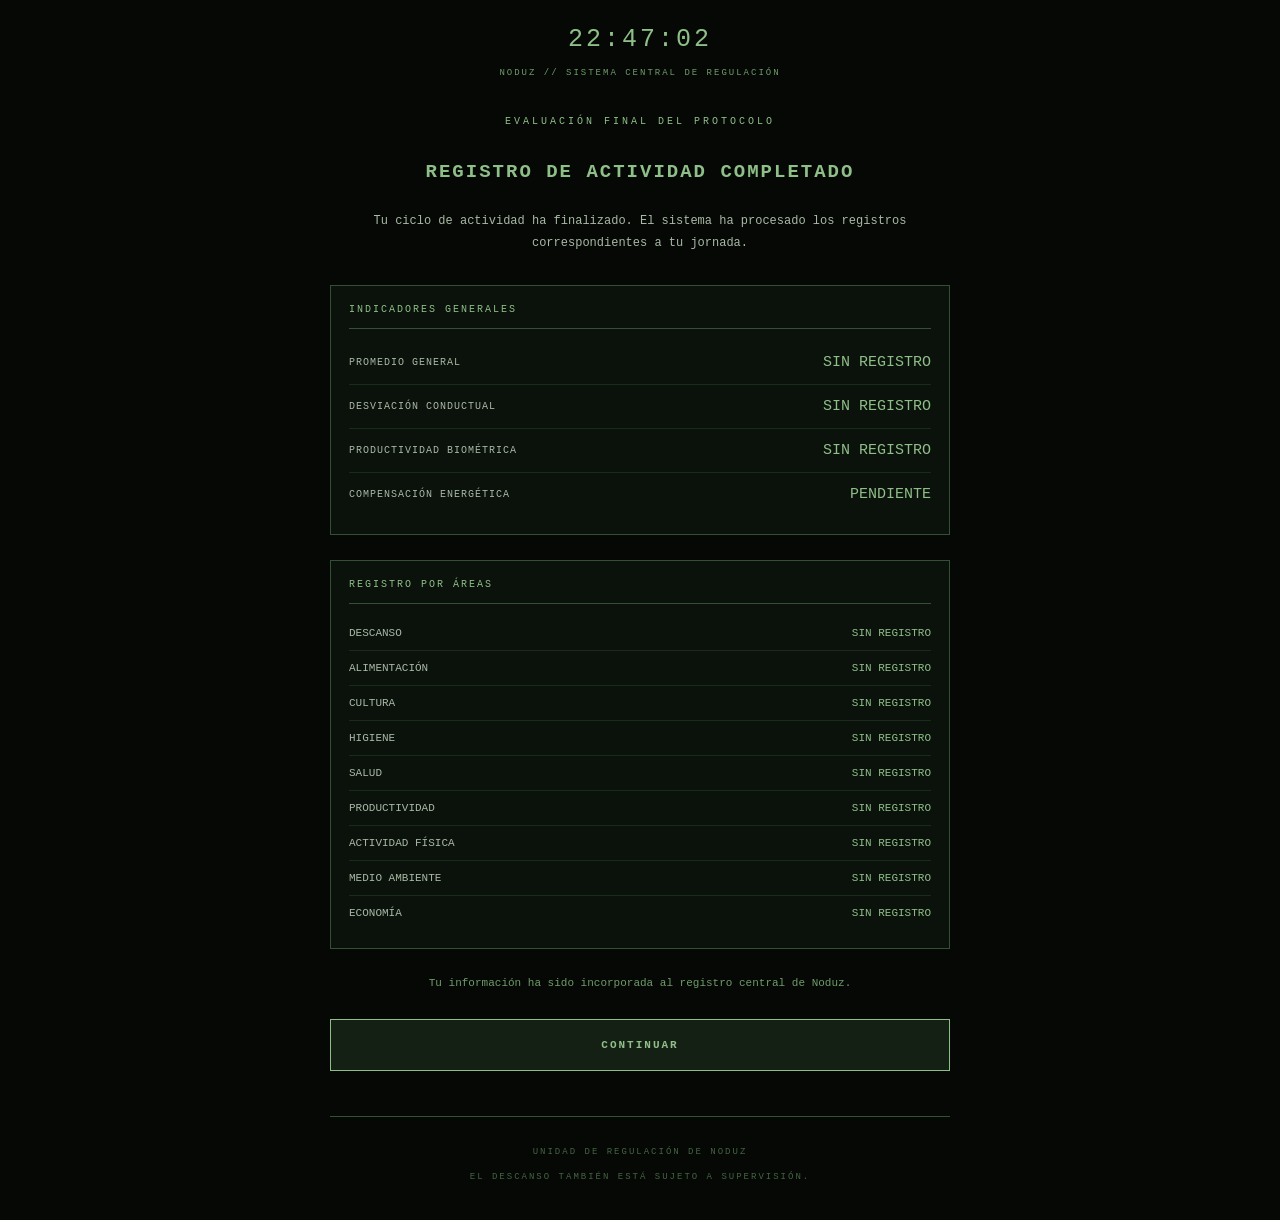
<file: autorizacion.html>
<!doctype html>
<html lang="es">

<head>
    <meta charset="UTF-8">
    <meta name="viewport" content="width=device-width, initial-scale=1.0">
    <title>Protocolo de desconexión</title>
    <link rel="stylesheet" href="css/autorizacion.css">
</head>

<body>

    <div id="contenedor-autorizacion">

        <header id="encabezado">
            <p id="hora"></p>
            <p id="estado-sistema">NODUZ // SISTEMA CENTRAL DE REGULACIÓN</p>
        </header>

        <main>

            <!-- INFORME DE RESULTADOS -->

            <section id="pantalla-informe">

                <p class="etiqueta">EVALUACIÓN FINAL DEL PROTOCOLO</p>

                <h1>REGISTRO DE ACTIVIDAD COMPLETADO</h1>

                <p class="texto-intro">
                    Tu ciclo de actividad ha finalizado. El sistema ha procesado
                    los registros correspondientes a tu jornada.
                </p>

                <section class="bloque-resultados">

                    <p class="titulo-seccion">INDICADORES GENERALES</p>

                    <div class="indicador">
                        <span>PROMEDIO GENERAL</span>
                        <strong id="promedio-general">--</strong>
                    </div>

                    <div class="indicador">
                        <span>DESVIACIÓN CONDUCTUAL</span>
                        <strong id="desviaciones">--</strong>
                    </div>

                    <div class="indicador">
                        <span>PRODUCTIVIDAD BIOMÉTRICA</span>
                        <strong id="productividad">--</strong>
                    </div>

                    <div class="indicador">
                        <span>COMPENSACIÓN ENERGÉTICA</span>
                        <strong id="compensacion">--</strong>
                    </div>

                </section>

                <section class="bloque-resultados">

                    <p class="titulo-seccion">REGISTRO POR ÁREAS</p>

                    <div id="lista-areas"></div>

                </section>

                <p id="mensaje-informe">
                    Tu información ha sido incorporada al registro central de Noduz.
                </p>

                <button id="boton-continuar">
                    CONTINUAR
                </button>

            </section>


            <!-- SOLICITUD DE DESCONEXIÓN -->

            <section id="pantalla-desconexion" hidden>

                <p class="etiqueta">PROTOCOLO FINAL // NODUZ</p>

                <h1 id="titulo-desconexion">TU CICLO HA TERMINADO</h1>

                <p id="texto-desconexion">
                    Tu periodo de actividad ha concluido.
                    Puedes iniciar tu desconexión.
                </p>

                <div id="cuenta-regresiva">

                    <p id="tiempo-restante">10</p>

                    <p id="etiqueta-tiempo">
                        SEGUNDOS PARA CONFIRMAR
                    </p>

                </div>

                <button id="boton-desconectar">
                    DESCONECTAR AHORA
                </button>

                <p id="mensaje-tiempo">
                    Confirma tu desconexión dentro del tiempo establecido.
                </p>

            </section>


            <!-- RESULTADO DE LA DESCONEXIÓN -->

            <section id="pantalla-final" hidden>

                <div id="simbolo-alerta">●</div>

                <h1 id="titulo-final"></h1>

                <p id="texto-final"></p>

                <p id="estado-final"></p>

            </section>

        </main>

        <footer>
            <p>UNIDAD DE REGULACIÓN DE NODUZ</p>
            <p>EL DESCANSO TAMBIÉN ESTÁ SUJETO A SUPERVISIÓN.</p>
        </footer>

    </div>

    <script src="js/autorizacion.js"></script>

</body>

</html>
</file>
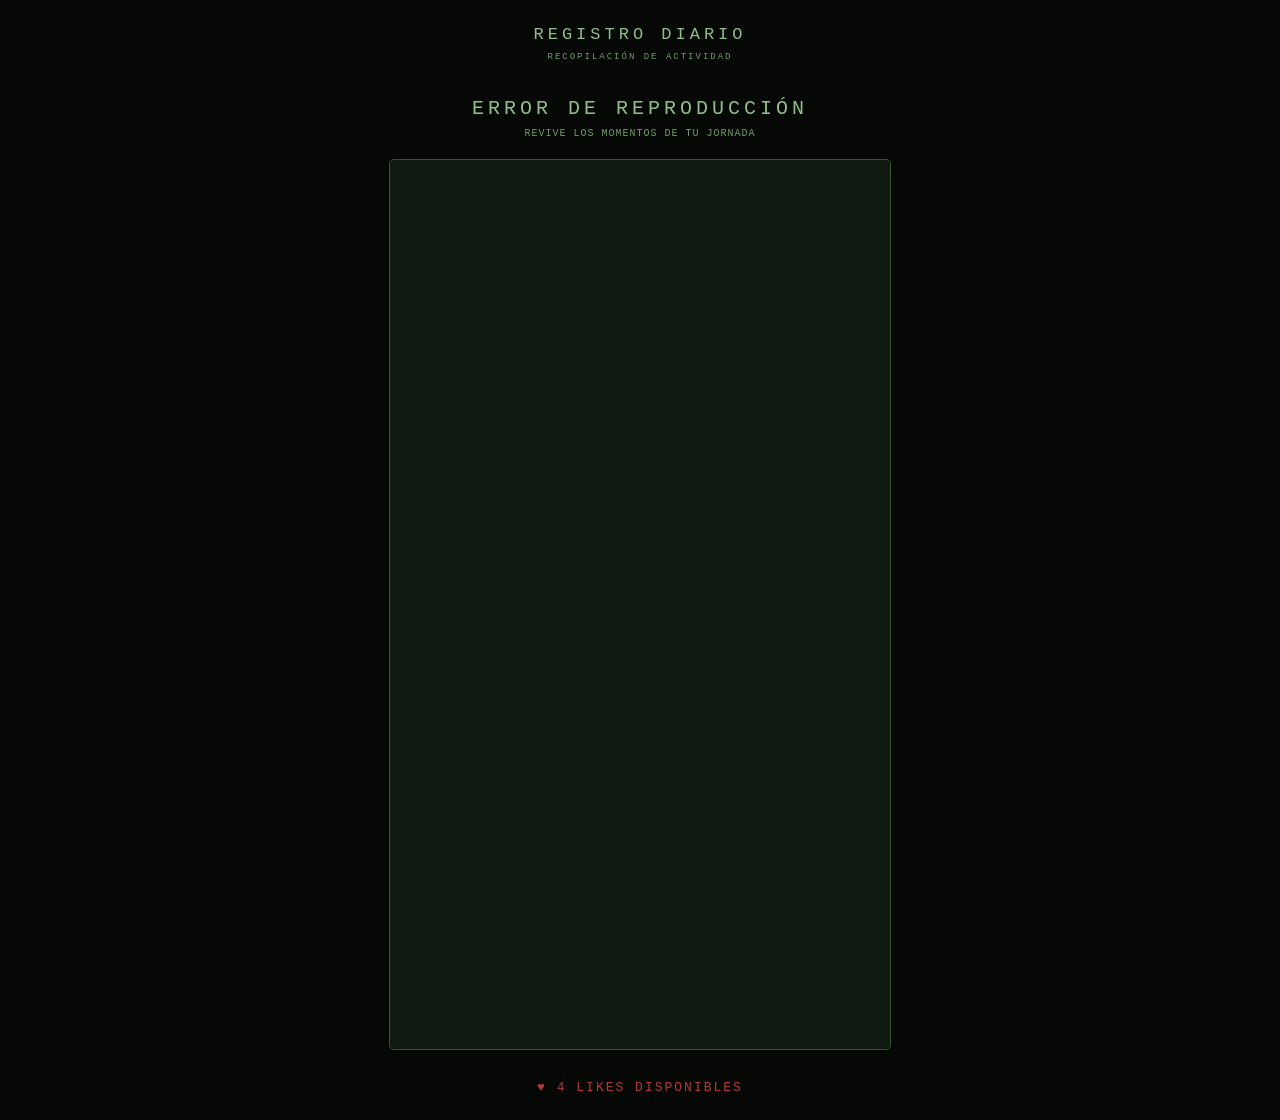
<file: cuota.html>
<!doctype html>
<html lang="es">

<head>
    <meta charset="UTF-8">
    <meta name="viewport" content="width=device-width, initial-scale=1.0">
    <title>Recap del día</title>

    <link rel="stylesheet" href="css/cuota.css">
</head>

<body>

    <div id="contenedor-pantalla">

        <div id="encabezado">
            <p id="titulo-sistema">REGISTRO DIARIO</p>
            <p id="subtitulo">RECOPILACIÓN DE ACTIVIDAD</p>
        </div>

        <div id="informacion-recap">
            <p id="momento-del-dia">MAÑANA</p>
            <p id="instruccion">REVIVE LOS MOMENTOS DE TU JORNADA</p>
        </div>

        <div id="contenedor-video">
            <video id="video-recap" autoplay muted playsinline></video>
        </div>

        <div id="contenedor-seleccion">

            <p id="instruccion-likes">
                SELECCIONA EL MOMENTO QUE MÁS DISFRUTASTE
            </p>

            <div id="cuadricula-momentos"></div>

            <p id="instruccion-doble-toque">
                DOBLE TOQUE PARA REGISTRAR TU PREFERENCIA
            </p>

        </div>

        <div id="contenedor-likes">
            <p id="contador-likes">
                ♥ 4 LIKES DISPONIBLES
            </p>
        </div>

    </div>

    <script src="js/cuota.js"></script>

</body>

</html>
</file>
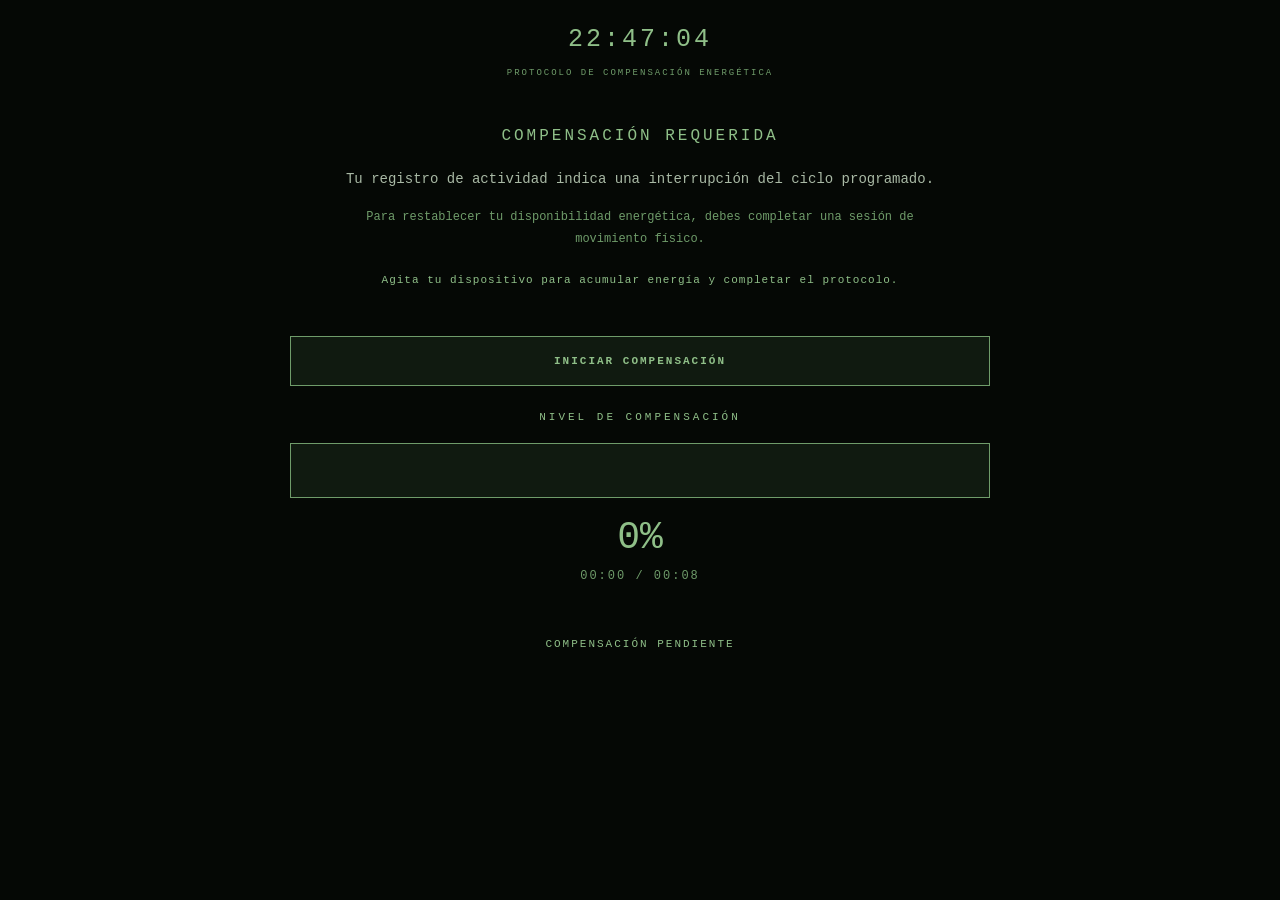
<file: energia.html>
<!doctype html>
<html lang="es">

<head>
    <meta charset="UTF-8">
    <meta name="viewport" content="width=device-width, initial-scale=1.0">
    <title>Compensación energética</title>
    <link rel="stylesheet" href="css/energia.css">
</head>

<body>

    <div id="contenedor-energia">

        <div id="encabezado-energia">
            <p id="hora"></p>
            <p id="estado">PROTOCOLO DE COMPENSACIÓN ENERGÉTICA</p>
        </div>

        <div id="mensaje-energia">
            <p id="titulo">COMPENSACIÓN REQUERIDA</p>
            <p id="texto-principal">Tu registro de actividad indica una interrupción del ciclo programado.</p>
            <p id="texto-secundario">Para restablecer tu disponibilidad energética, debes completar una sesión de movimiento físico.</p>
            <p id="instruccion">Agita tu dispositivo para acumular energía y completar el protocolo.</p>
        </div>

        <div id="seccion-progreso">

            <button id="boton-iniciar">INICIAR COMPENSACIÓN</button>

            <p id="etiqueta-progreso">NIVEL DE COMPENSACIÓN</p>

            <div id="barra-progreso">
                <div id="progreso"></div>
            </div>

            <p id="porcentaje">0%</p>
            <p id="tiempo">00:00 / 00:08</p>

            <button id="boton-continuar" hidden>
                CONTINUAR A AUTORIZACIÓN
            </button>

        </div>

        <div id="seccion-control">
            <p id="mensaje-estado">COMPENSACIÓN PENDIENTE</p>
        </div>

    </div>

    <script src="js/energia.js"></script>

</body>
</html>
</file>
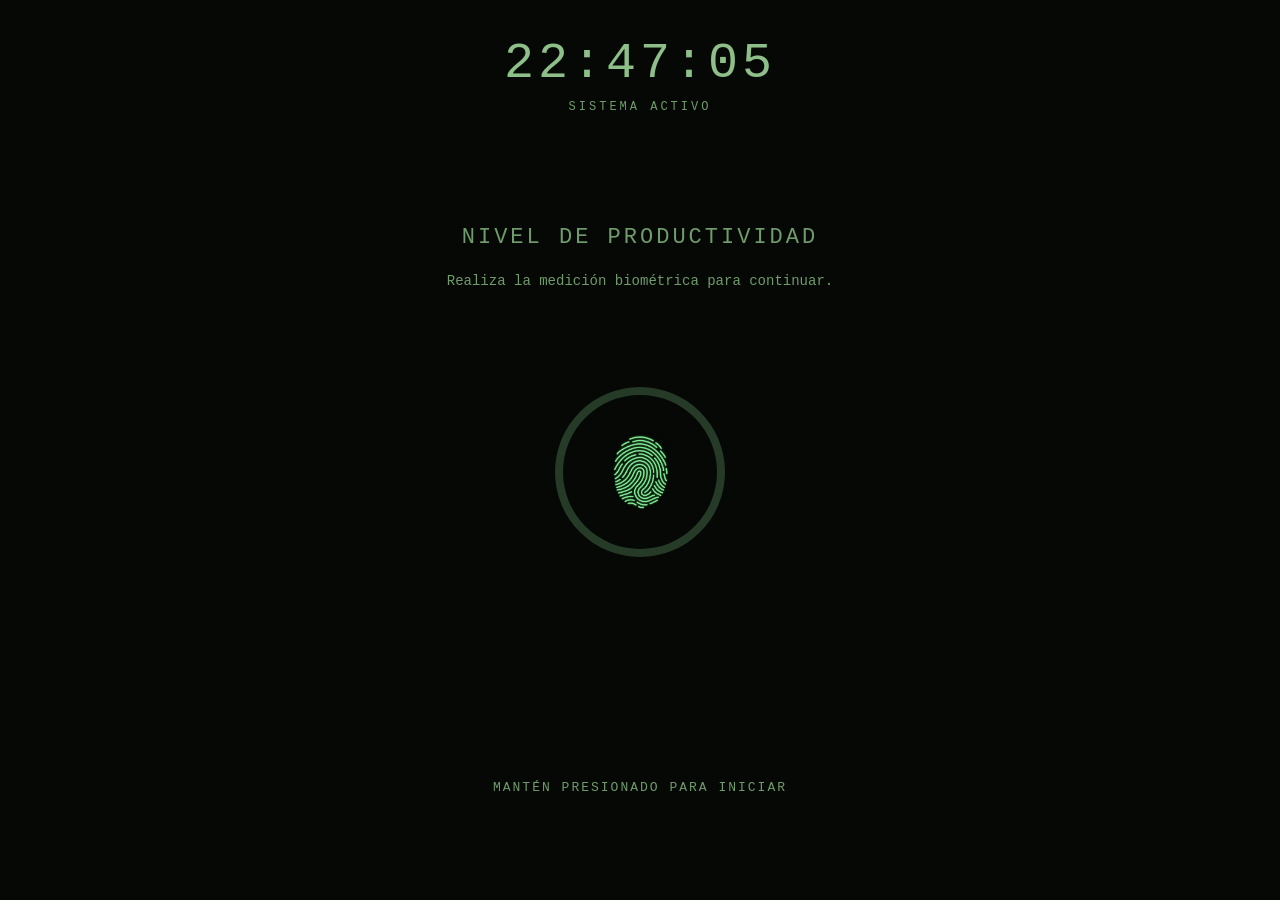
<file: identificacion.html>
<!doctype html>
<html lang="es">

    <head>
        <meta charset="UTF-8">
        <meta name="viewport" content="width=device-width, initial-scale=1.0">

        <title>Identificación biométrica</title>

        <link rel="stylesheet" href="css/identificacion.css">
    </head>

    <body>

        <div id="contenedor-pantalla">

            <!-- HORA -->

            <div id="contenedor-hora">
                <p id="hora"></p>
                <p id="estado">SISTEMA ACTIVO</p>
            </div>


            <!-- INSTRUCCIONES -->

            <div id="contenedor-texto">

                <p id="titulo">NIVEL DE PRODUCTIVIDAD</p>

                <p id="instruccion">
                    Realiza la medición biométrica para continuar.
                </p>

            </div>


            <!-- IDENTIFICACIÓN BIOMÉTRICA -->

            <div id="contenedor-huella">

                <div id="aro">

                    <div id="centro-aro">

                        <img
                            id="huella"
                            src="assets/huella.png"
                            alt="Huella digital"
                        >

                    </div>

                </div>

            </div>


            <!-- RESULTADO DE LA MEDICIÓN -->

            <div id="contenedor-mensaje">

                <p id="mensaje">MANTÉN PRESIONADO PARA INICIAR</p>

                <p id="puntaje"></p>

                <button id="boton-continuar" type="button">

                    CONTINUAR CON EL PROTOCOLO

                    <span id="flecha-continuar">→</span>

                </button>

            </div>

        </div>


        <script src="js/identificacion.js"></script>

    </body>

</html>
</file>
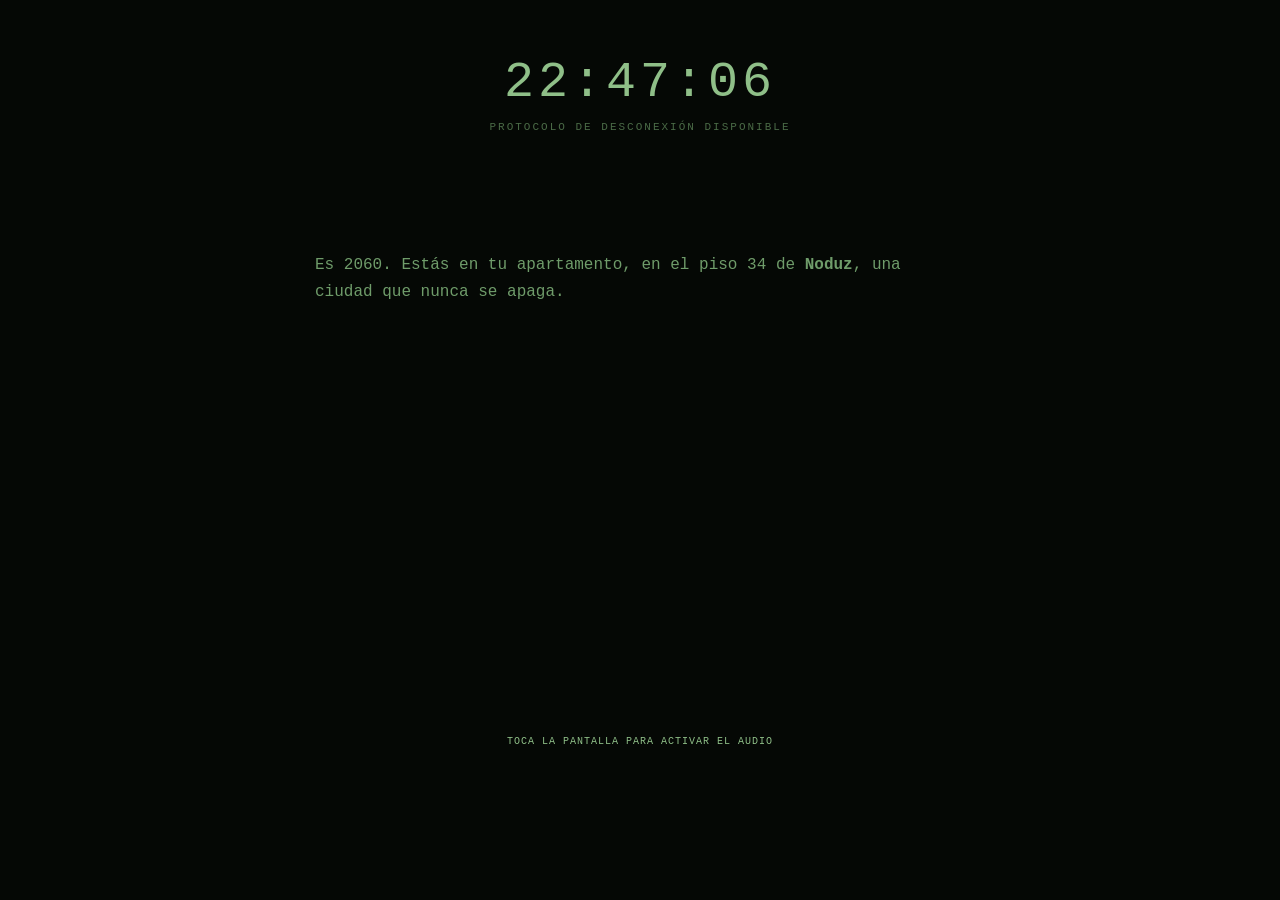
<file: inicio.html>
<!doctype html>
<html lang="es">

    <head>
        <meta charset="UTF-8">
        <meta name="viewport" content="width=device-width, initial-scale=1.0">

        <title>Protocolo de Desconexión</title>

        <link rel="stylesheet" href="css/style.css">
    </head>

    <body>

        <div id="contenedor-pantalla">

            <div id="contenedor-hora">
                <p id="hora"></p>
                <p id="estado"></p>
            </div>

            <div id="contenedor-texto">
                <p id="texto-frase1"></p>
                <p id="texto-frase2"></p>
                <p id="texto-frase3"></p>
                <p id="texto-frase4"></p>
            </div>

            <div id="aviso-audio">
                TOCA LA PANTALLA PARA ACTIVAR EL AUDIO
            </div>

            <div id="contenedor-instruccion">
                <p id="flecha"></p>
                <p id="texto-instruccion"></p>
            </div>

        </div>

        <script src="js/script.js"></script>

    </body>

</html>
</file>
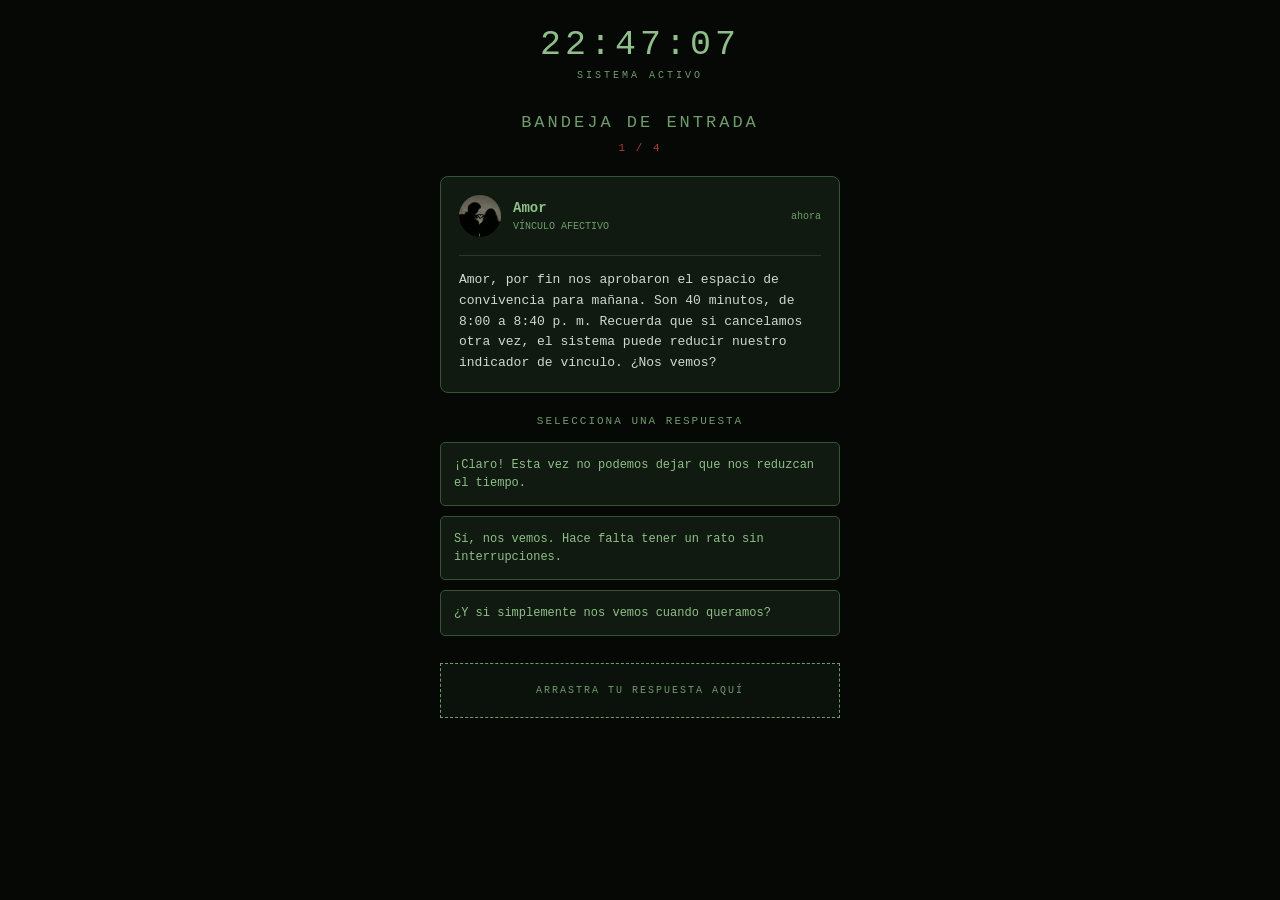
<file: interaccion.html>
<!doctype html>
<html lang="es">

<head>
    <meta charset="UTF-8">
    <meta name="viewport" content="width=device-width, initial-scale=1.0">

    <title>Bandeja de entrada</title>

    <link rel="stylesheet" href="css/interaccion.css">
</head>

<body>

    <div id="contenedor-pantalla">

        <!-- RELOJ -->

        <div id="contenedor-hora">

            <p id="hora"></p>

            <p id="estado">SISTEMA ACTIVO</p>

        </div>


        <!-- BANDEJA DE ENTRADA -->

        <div id="contenedor-bandeja">

            <p id="titulo-bandeja">BANDEJA DE ENTRADA</p>

            <p id="contador-pendientes">4 PENDIENTES</p>

        </div>


        <!-- NOTIFICACIÓN -->

        <div id="contenedor-notificacion">

            <div id="encabezado-notificacion">

                <img
                    id="foto-perfil"
                    src=""
                    alt="Foto de perfil"
                >

                <div id="informacion-remitente">

                    <p id="remitente"></p>

                    <p id="tipo-notificacion"></p>

                </div>

                <p id="hora-notificacion">ahora</p>

            </div>


            <div id="contenedor-mensaje">

                <p id="mensaje-notificacion"></p>

            </div>

        </div>


        <!-- RESPUESTAS DISPONIBLES -->

        <div id="contenedor-respuestas">

            <p id="titulo-respuestas">
                SELECCIONA UNA RESPUESTA
            </p>

            <div id="lista-respuestas"></div>

        </div>


        <!-- CASILLA PARA ARRASTRAR -->

        <div id="casilla-respuesta">

            <p id="texto-casilla">
                ARRASTRA TU RESPUESTA AQUÍ
            </p>

        </div>

    </div>


    <script src="js/interaccion.js"></script>

</body>

</html>
</file>
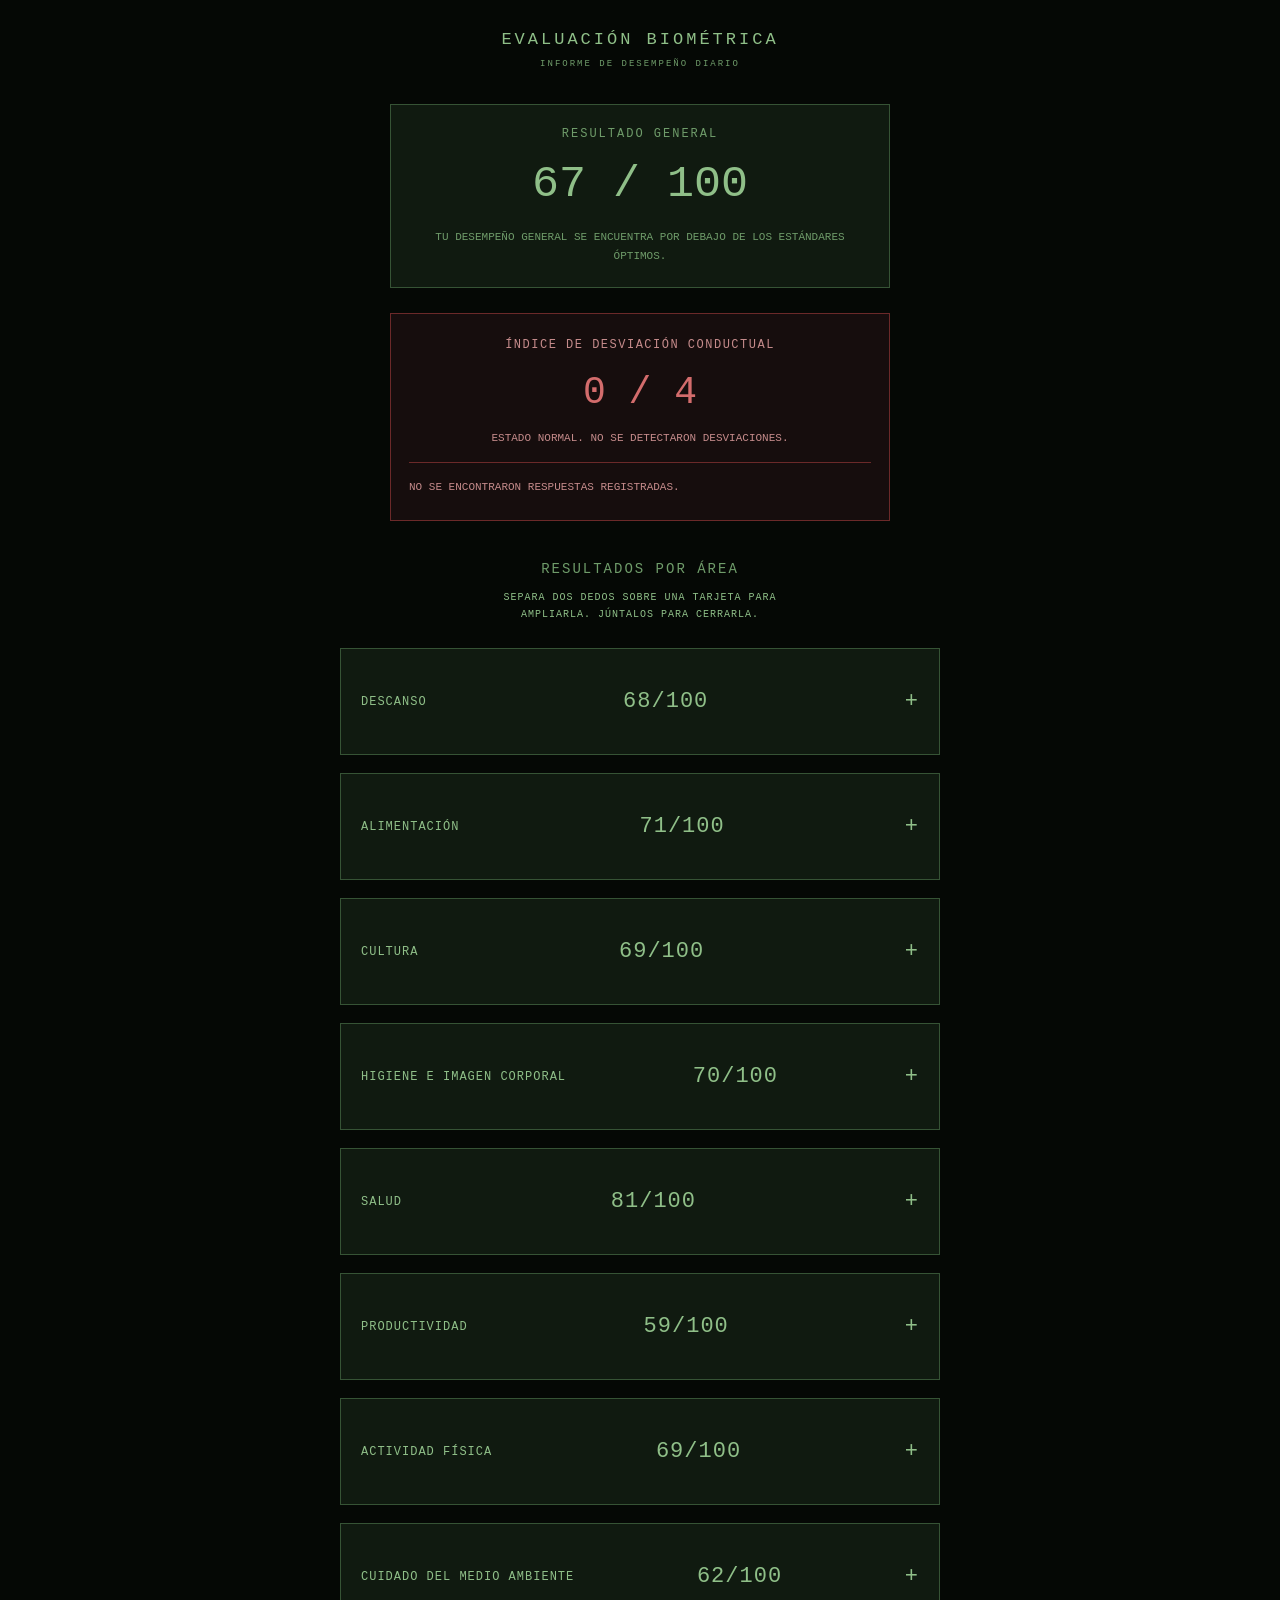
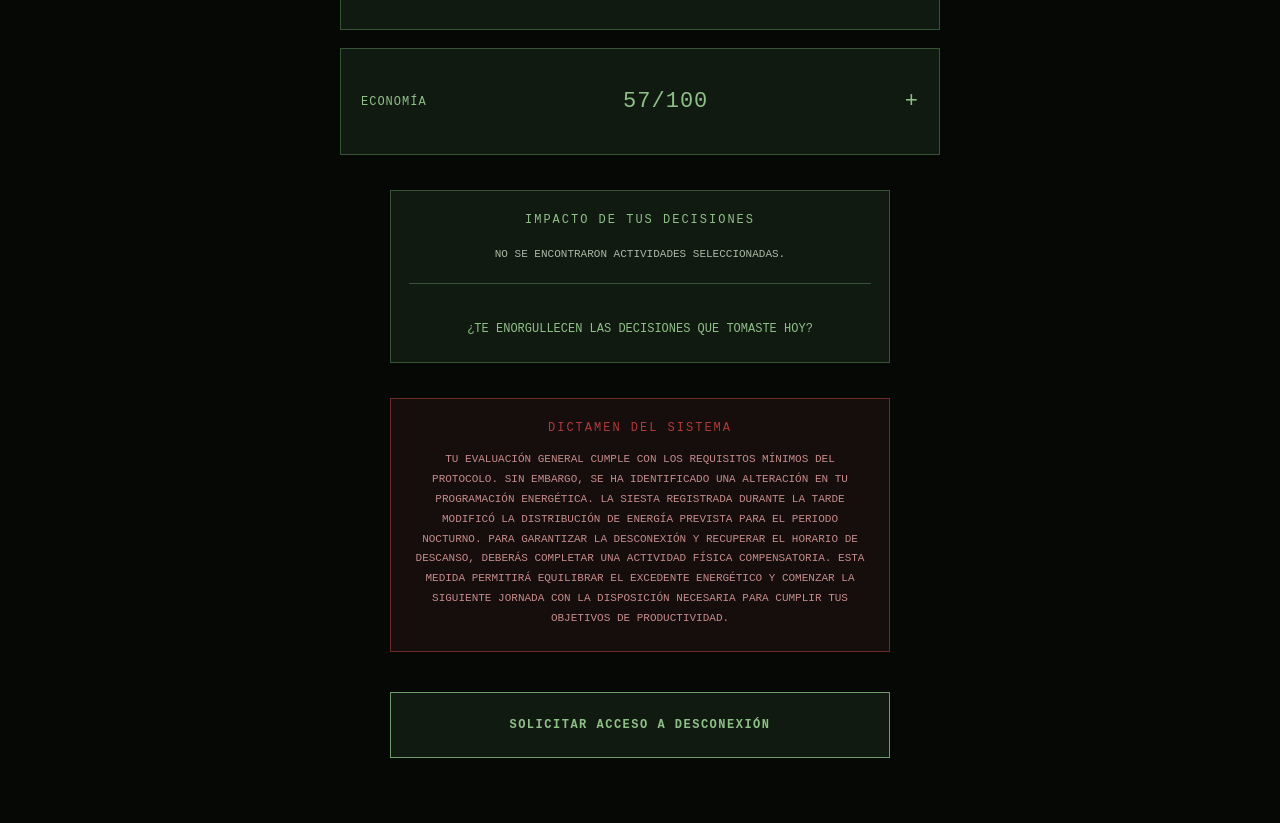
<file: resultados.html>
<!doctype html>
<html lang="es">

<head>
    <meta charset="UTF-8">
    <meta name="viewport" content="width=device-width, initial-scale=1.0">
    <title>Resultados biométricos</title>

    <link rel="stylesheet" href="css/resultados.css">
</head>

<body>

    <div id="contenedor-resultados">

        <div id="encabezado">
            <p id="titulo">EVALUACIÓN BIOMÉTRICA</p>
            <p id="subtitulo">INFORME DE DESEMPEÑO DIARIO</p>
        </div>


        <!-- RESULTADO GENERAL -->

        <div id="resumen-general">

            <p id="titulo-resumen">RESULTADO GENERAL</p>

            <p id="puntaje-general">-- / 100</p>

            <p id="mensaje-general">ANALIZANDO TU DESEMPEÑO...</p>

        </div>


        <!-- REGISTRO DE DESVIACIONES -->

        <div id="resumen-desviacion">

            <p id="titulo-desviacion">ÍNDICE DE DESVIACIÓN CONDUCTUAL</p>

            <p id="puntaje-desviacion">-- / 4</p>

            <p id="nivel-desviacion">ANALIZANDO RESPUESTAS...</p>

            <div id="detalle-desviacion"></div>

        </div>


        <!-- RESULTADOS POR ÁREA -->

        <div id="seccion-areas">

            <p id="titulo-areas">RESULTADOS POR ÁREA</p>

            <p id="instruccion">
                SEPARA DOS DEDOS SOBRE UNA TARJETA PARA AMPLIARLA.
                JÚNTALOS PARA CERRARLA.
            </p>


            <details class="area" data-area="descanso">
                <summary>
                    <span>DESCANSO</span>
                    <span class="puntaje">--/100</span>
                </summary>
                <div class="explicacion"></div>
            </details>


            <details class="area" data-area="alimentacion">
                <summary>
                    <span>ALIMENTACIÓN</span>
                    <span class="puntaje">--/100</span>
                </summary>
                <div class="explicacion"></div>
            </details>


            <details class="area" data-area="cultura">
                <summary>
                    <span>CULTURA</span>
                    <span class="puntaje">--/100</span>
                </summary>
                <div class="explicacion"></div>
            </details>


            <details class="area" data-area="higiene">
                <summary>
                    <span>HIGIENE E IMAGEN CORPORAL</span>
                    <span class="puntaje">--/100</span>
                </summary>
                <div class="explicacion"></div>
            </details>


            <details class="area" data-area="salud">
                <summary>
                    <span>SALUD</span>
                    <span class="puntaje">--/100</span>
                </summary>
                <div class="explicacion"></div>
            </details>


            <details class="area" data-area="productividad">
                <summary>
                    <span>PRODUCTIVIDAD</span>
                    <span class="puntaje">--/100</span>
                </summary>
                <div class="explicacion"></div>
            </details>


            <details class="area" data-area="actividad_fisica">
                <summary>
                    <span>ACTIVIDAD FÍSICA</span>
                    <span class="puntaje">--/100</span>
                </summary>
                <div class="explicacion"></div>
            </details>


            <details class="area" data-area="medio_ambiente">
                <summary>
                    <span>CUIDADO DEL MEDIO AMBIENTE</span>
                    <span class="puntaje">--/100</span>
                </summary>
                <div class="explicacion"></div>
            </details>


            <details class="area" data-area="economia">
                <summary>
                    <span>ECONOMÍA</span>
                    <span class="puntaje">--/100</span>
                </summary>
                <div class="explicacion"></div>
            </details>

        </div>


        <!-- REVISIÓN DE PREFERENCIAS -->

        <div id="revision-preferencias">

            <p id="titulo-preferencias">REVISIÓN DE PREFERENCIAS</p>

            <p id="texto-preferencias">
                ANALIZANDO LAS ACTIVIDADES QUE ELEGISTE...
            </p>

            <div id="lista-preferencias"></div>

            <p id="pregunta-preferencias">
                ¿TE ENORGULLECEN LAS DECISIONES QUE TOMASTE HOY?
            </p>

        </div>


        <!-- DICTAMEN DEL SISTEMA -->

        <div id="conclusion">

            <p id="titulo-conclusion">DICTAMEN DEL SISTEMA</p>

            <p id="texto-conclusion">
                GENERANDO DICTAMEN...
            </p>

        </div>


        <!-- ACCESO A LA DESCONEXIÓN -->

        <div id="acceso-desconexion">

            <a href="energia.html" id="boton-acceso">
                SOLICITAR ACCESO A DESCONEXIÓN
            </a>

        </div>

    </div>


    <script src="js/resultados.js"></script>

</body>

</html>
</file>
<file: css/autorizacion.css>
body {
    background-color: #050805;
    margin: 0;
    padding: 0;
    color: #6f9c6a;
    font-family: "Courier New", monospace;
    overflow-x: hidden;
    user-select: none;
    -webkit-user-select: none;
}

#contenedor-autorizacion {
    width: 100%;
    min-height: 100vh;
    min-height: 100svh;
    box-sizing: border-box;
    padding: 25px 20px;
}

#encabezado {
    text-align: center;
    margin-bottom: 35px;
}

#hora {
    color: #8fbf88;
    font-size: 25px;
    letter-spacing: 3px;
    margin: 0 0 12px 0;
}

#estado-sistema {
    font-size: 9px;
    letter-spacing: 2px;
    line-height: 1.7;
    margin: 0;
}

main {
    width: 100%;
    max-width: 620px;
    margin: 0 auto;
}

.etiqueta {
    color: #8fbf88;
    font-size: 10px;
    letter-spacing: 3px;
    text-align: center;
    margin-bottom: 30px;
}

h1 {
    color: #8fbf88;
    font-size: 19px;
    letter-spacing: 2px;
    line-height: 1.6;
    text-align: center;
    margin: 0 0 22px 0;
}

.texto-intro {
    color: #a9b9a5;
    font-size: 12px;
    line-height: 1.9;
    text-align: center;
    margin-bottom: 30px;
}

/* RESULTADOS */

.bloque-resultados {
    border: 1px solid #345034;
    background-color: #0b110b;
    padding: 18px;
    margin-bottom: 25px;
}

.titulo-seccion {
    color: #8fbf88;
    font-size: 10px;
    letter-spacing: 2px;
    padding-bottom: 13px;
    border-bottom: 1px solid #345034;
    margin: 0 0 12px 0;
}

.indicador {
    display: flex;
    justify-content: space-between;
    align-items: center;
    gap: 12px;
    padding: 13px 0;
    border-bottom: 1px solid #1b2a1b;
}

.indicador:last-child {
    border-bottom: none;
}

.indicador span {
    color: #a9b9a5;
    font-size: 10px;
    letter-spacing: 1px;
    line-height: 1.6;
}

.indicador strong {
    color: #8fbf88;
    font-size: 15px;
    font-weight: normal;
    text-align: right;
}

/* PUNTAJES POR ÁREA */

.area-resultado {
    display: flex;
    justify-content: space-between;
    gap: 12px;
    padding: 11px 0;
    border-bottom: 1px solid #1b2a1b;
    color: #a9b9a5;
    font-size: 11px;
}

.area-resultado:last-child {
    border-bottom: none;
}

.area-resultado strong {
    color: #8fbf88;
    font-weight: normal;
}

#mensaje-informe {
    color: #6f9c6a;
    font-size: 11px;
    line-height: 1.8;
    text-align: center;
    margin: 25px 0;
}

/* BOTONES */

button {
    display: block;
    width: 100%;
    box-sizing: border-box;
    padding: 19px 12px;
    border: 1px solid #8fbf88;
    background-color: #142014;
    color: #8fbf88;
    font-family: "Courier New", monospace;
    font-size: 11px;
    font-weight: bold;
    letter-spacing: 2px;
    cursor: pointer;
}

button:active {
    background-color: #8fbf88;
    color: #050805;
}

/* PANTALLA DE DESCONEXIÓN */

#pantalla-desconexion {
    text-align: center;
    padding-top: 25px;
}

#titulo-desconexion {
    font-size: 21px;
    margin-bottom: 25px;
}

#texto-desconexion {
    color: #a9b9a5;
    font-size: 12px;
    line-height: 1.9;
    margin-bottom: 35px;
}

#cuenta-regresiva {
    border: 1px solid #6f9c6a;
    background-color: #0b110b;
    padding: 20px;
    margin-bottom: 25px;
}

#tiempo-restante {
    color: #8fbf88;
    font-size: 64px;
    margin: 0 0 10px 0;
}

#etiqueta-tiempo {
    color: #6f9c6a;
    font-size: 10px;
    letter-spacing: 2px;
    margin: 0;
}

#boton-desconectar {
    min-height: 65px;
    font-size: 13px;
    background-color: #182518;
}

#mensaje-tiempo {
    color: #6f9c6a;
    font-size: 10px;
    line-height: 1.8;
    margin-top: 20px;
}

/* PANTALLA FINAL */

#pantalla-final {
    text-align: center;
    padding: 45px 15px;
    border: 1px solid #345034;
    background-color: #0b110b;
}

#simbolo-alerta {
    color: #8fbf88;
    font-size: 30px;
    margin-bottom: 25px;
}

#texto-final {
    color: #a9b9a5;
    font-size: 12px;
    line-height: 2;
    margin: 25px 0;
}

#estado-final {
    color: #8fbf88;
    font-size: 10px;
    letter-spacing: 2px;
    line-height: 1.8;
}

/* ALERTA OUTCAST */

body.alerta-outcast {
    background-color: #260606;
    color: #ff7777;
    animation: parpadeo-fondo 1s infinite;
}

body.alerta-outcast #hora,
body.alerta-outcast #estado-sistema {
    color: #ff7777;
}

body.alerta-outcast #pantalla-final {
    border-color: #ff4444;
    background-color: #350707;
    animation: parpadeo-borde 0.8s infinite;
}

body.alerta-outcast #simbolo-alerta,
body.alerta-outcast #titulo-final {
    color: #ff5555;
}

body.alerta-outcast #texto-final {
    color: #ffc0c0;
}

body.alerta-outcast #estado-final {
    color: #ff7777;
}

body.alerta-outcast #pantalla-desconexion {
    border-color: #ff4444;
}

body.alerta-outcast #boton-desconectar {
    border-color: #ff7777;
    background-color: #500909;
    color: #ffffff;
}

body.alerta-outcast #tiempo-restante {
    color: #ff5555;
}

body.alerta-outcast #cuenta-regresiva {
    border-color: #ff4444;
    background-color: #350707;
}

@keyframes parpadeo-fondo {
    0%, 100% {
        background-color: #260606;
    }

    50% {
        background-color: #390707;
    }
}

@keyframes parpadeo-borde {
    0%, 100% {
        border-color: #ff4444;
    }

    50% {
        border-color: #8c1111;
    }
}

/* PIE DE PÁGINA */

footer {
    max-width: 620px;
    margin: 45px auto 10px auto;
    padding-top: 18px;
    border-top: 1px solid #345034;
    text-align: center;
}

footer p {
    color: #456442;
    font-size: 9px;
    letter-spacing: 2px;
    line-height: 1.8;
}

/* ELEMENTOS OCULTOS */

[hidden] {
    display: none !important;
}

/* CELULARES */

@media (max-width: 400px) {

    #contenedor-autorizacion {
        padding: 20px 15px;
    }

    #hora {
        font-size: 21px;
    }

    h1 {
        font-size: 17px;
    }

    .bloque-resultados {
        padding: 14px;
    }

    #tiempo-restante {
        font-size: 55px;
    }

    #boton-desconectar {
        font-size: 11px;
    }

}
</file>
<file: css/cuota.css>
body {
    background-color: #050805;
    margin: 0;
    padding: 0;
    color: #6f9c6a;
    font-family: "Courier New", monospace;
    overflow-x: hidden;
    user-select: none;
    -webkit-user-select: none;
}

p {
    margin: 0;
}

#contenedor-pantalla {
    width: 100%;
    min-height: 100vh;
    box-sizing: border-box;
    display: flex;
    flex-direction: column;
    align-items: center;
    padding: 25px 0;
}

/* ENCABEZADO */

#encabezado {
    text-align: center;
    margin-bottom: 35px;
}

#titulo-sistema {
    font-size: 17px;
    letter-spacing: 4px;
    color: #8fbf88;
}

#subtitulo {
    font-size: 9px;
    letter-spacing: 2px;
    margin-top: 8px;
}

/* INFORMACIÓN DEL RECAP */

#informacion-recap {
    width: 85%;
    text-align: center;
    margin-bottom: 20px;
}

#momento-del-dia {
    font-size: 20px;
    letter-spacing: 4px;
    color: #8fbf88;
}

#instruccion {
    font-size: 10px;
    letter-spacing: 1px;
    margin-top: 8px;
}

/* VIDEO */

#contenedor-video {
    width: 90%;
    max-width: 500px;
    background-color: #101a10;
    border: 1px solid #365335;
    border-radius: 5px;
    overflow: hidden;
}

#video-recap {
    display: block;
    width: 100%;
    aspect-ratio: 9 / 16;
    object-fit: cover;
    background-color: #101a10;
}

/* SELECCIÓN DE MOMENTOS */

#contenedor-seleccion {
    display: none;
    width: 90%;
    max-width: 500px;
    margin-top: 25px;
}

#instruccion-likes {
    text-align: center;
    font-size: 11px;
    letter-spacing: 1px;
    margin-bottom: 18px;
}

#cuadricula-momentos {
    display: grid;
    grid-template-columns: 1fr 1fr;
    gap: 12px;
}

.momento {
    width: 100%;
    aspect-ratio: 4 / 5;
    position: relative;
    overflow: hidden;
    border: 1px solid #365335;
    border-radius: 5px;
    background-color: #101a10;
    touch-action: manipulation;
}

.momento img {
    width: 100%;
    height: 100%;
    object-fit: cover;
    display: block;
}

.momento.seleccionado {
    border: 2px solid #8fbf88;
}

.corazon {
    position: absolute;
    top: 50%;
    left: 50%;
    transform: translate(-50%, -50%);
    color: #ffffff;
    font-size: 65px;
    opacity: 0;
    pointer-events: none;
    text-shadow: 0 0 15px #000000;
}

.corazon.visible {
    animation: aparecerCorazon 0.8s ease;
}

@keyframes aparecerCorazon {
    0% {
        opacity: 0;
        transform: translate(-50%, -50%) scale(0.4);
    }

    35% {
        opacity: 1;
        transform: translate(-50%, -50%) scale(1.3);
    }

    70% {
        opacity: 1;
        transform: translate(-50%, -50%) scale(1);
    }

    100% {
        opacity: 0;
        transform: translate(-50%, -50%) scale(0.8);
    }
}

/* INSTRUCCIONES Y LIKES */

#instruccion-doble-toque {
    text-align: center;
    font-size: 9px;
    letter-spacing: 1px;
    margin-top: 18px;
}

#contenedor-likes {
    margin-top: 30px;
    text-align: center;
}

#contador-likes {
    font-size: 13px;
    letter-spacing: 2px;
    color: #b03a3a;
}

/* OCULTAR VIDEO CUANDO APARECEN LAS IMÁGENES */

#contenedor-video.oculto {
    display: none;
}

@media (max-width: 360px) {

    #titulo-sistema {
        font-size: 14px;
    }

    #instruccion-likes {
        font-size: 10px;
    }

    .corazon {
        font-size: 50px;
    }
}
</file>
<file: css/energia.css>
body {
    background-color: #050805;
    margin: 0;
    padding: 0;
    color: #6f9c6a;
    font-family: "Courier New", monospace;
    overflow-x: hidden;
    user-select: none;
    -webkit-user-select: none;
}

/* CONTENEDOR PRINCIPAL */

#contenedor-energia {
    width: 100%;
    min-height: 100vh;
    min-height: 100svh;
    box-sizing: border-box;
    padding: 25px 22px;
    display: flex;
    flex-direction: column;
    justify-content: flex-start;
}

/* ENCABEZADO */

#encabezado-energia {
    text-align: center;
}

#hora {
    color: #8fbf88;
    font-size: 25px;
    letter-spacing: 3px;
    margin: 0 0 12px 0;
}

#estado {
    font-size: 9px;
    letter-spacing: 2px;
    line-height: 1.7;
    margin: 0;
}

/* MENSAJE DEL SISTEMA */

#mensaje-energia {
    width: 100%;
    max-width: 600px;
    box-sizing: border-box;
    margin: 30px auto 20px auto;
    text-align: center;
}

#titulo {
    color: #8fbf88;
    font-size: 16px;
    letter-spacing: 3px;
    margin-bottom: 22px;
}

#texto-principal {
    color: #a9b9a5;
    font-size: 14px;
    line-height: 1.8;
    margin-bottom: 15px;
}

#texto-secundario {
    color: #6f9c6a;
    font-size: 12px;
    line-height: 1.8;
    margin-bottom: 20px;
}

#instruccion {
    color: #8fbf88;
    font-size: 11px;
    line-height: 1.8;
    letter-spacing: 1px;
}

/* SECCIÓN DE PROGRESO */

#seccion-progreso {
    width: 100%;
    max-width: 700px;
    box-sizing: border-box;
    margin: 15px auto 10px auto;
    text-align: center;
}

/* ETIQUETA */

#etiqueta-progreso {
    color: #8fbf88;
    font-size: 11px;
    letter-spacing: 3px;
    margin: 20px 0;
}

/* BARRA GRANDE */

#barra-progreso {
    width: 100%;
    height: 55px;
    box-sizing: border-box;
    border: 1px solid #6f9c6a;
    background-color: #101a10;
    padding: 5px;
    overflow: hidden;
}

#progreso {
    width: 0%;
    height: 100%;
    background-color: #6f9c6a;
    box-shadow: 0 0 15px #6f9c6a;
    transition: width 0.15s linear;
}

/* PORCENTAJE Y TIEMPO */

#porcentaje {
    color: #8fbf88;
    font-size: 38px;
    margin: 18px 0 10px 0;
}

#tiempo {
    color: #6f9c6a;
    font-size: 12px;
    letter-spacing: 2px;
    margin: 0 0 20px 0;
}

/* CONTROLES */

#seccion-control {
    width: 100%;
    max-width: 500px;
    margin: 10px auto;
    text-align: center;
}

#mensaje-estado {
    color: #8fbf88;
    font-size: 11px;
    letter-spacing: 2px;
    line-height: 1.8;
    margin: 12px 0;
}

/* BOTONES */

#boton-iniciar,
#boton-continuar {
    display: block;
    width: 100%;
    box-sizing: border-box;
    padding: 18px 15px;
    border: 1px solid #6f9c6a;
    background-color: #101a10;
    color: #8fbf88;
    font-family: "Courier New", monospace;
    font-size: 11px;
    font-weight: bold;
    letter-spacing: 2px;
    cursor: pointer;
}

#boton-iniciar {
    margin: 0 auto 25px auto;
}

#boton-continuar {
    margin: 10px auto 0 auto;
    border-color: #8fbf88;
    background-color: #182518;
}

#boton-iniciar:active,
#boton-continuar:active {
    background-color: #8fbf88;
    color: #050805;
}

[hidden] {
    display: none !important;
}

/* PANTALLAS PEQUEÑAS */

@media (max-width: 400px) {

    #contenedor-energia {
        padding: 20px 16px;
    }

    #hora {
        font-size: 21px;
    }

    #mensaje-energia {
        margin: 23px auto 15px auto;
    }

    #titulo {
        font-size: 14px;
    }

    #texto-principal {
        font-size: 12px;
    }

    #texto-secundario {
        font-size: 11px;
    }

    #barra-progreso {
        height: 45px;
    }

    #porcentaje {
        font-size: 32px;
    }

    #boton-iniciar,
    #boton-continuar {
        padding: 16px 10px;
        font-size: 10px;
    }

}
</file>
<file: css/identificacion.css>
body {
    background-color: #050805;
    margin: 0;
    padding: 0;
    color: #6f9c6a;
    font-family: "Courier New", monospace;
    overflow-x: hidden;
    overflow-y: auto;
    user-select: none;
    -webkit-user-select: none;
}

p {
    margin: 0;
}


#contenedor-pantalla {
    width: 100%;
    min-height: 100vh;
    min-height: 100dvh;
    position: relative;
    display: flex;
    flex-direction: column;
    align-items: center;
    padding-bottom: 40px;
    box-sizing: border-box;
}


/* HORA */

#contenedor-hora {
    position: absolute;
    top: 35px;
    text-align: center;
    width: 90%;
}

#hora {
    font-size: clamp(34px, 7vw, 50px);
    color: #8fbf88;
    letter-spacing: 4px;
}

#estado {
    font-size: 12px;
    letter-spacing: 3px;
    margin-top: 8px;
}


/* TEXTO E INSTRUCCIONES */

#contenedor-texto {
    position: absolute;
    top: 25%;
    text-align: center;
    width: 85%;
    max-width: 600px;
}

#titulo {
    font-size: 22px;
    letter-spacing: 3px;
    margin-bottom: 20px;
}

#instruccion {
    font-size: 14px;
    line-height: 1.6;
}


/* HUELLA BIOMÉTRICA */

#contenedor-huella {
    position: absolute;
    top: 43%;
    display: flex;
    justify-content: center;
    align-items: center;
}

#aro {
    width: 170px;
    height: 170px;
    border-radius: 50%;

    background: conic-gradient(
        #8fbf88 0deg,
        #263b27 0deg
    );

    display: flex;
    justify-content: center;
    align-items: center;
}

#centro-aro {
    width: 154px;
    height: 154px;
    border-radius: 50%;
    background-color: #050805;

    display: flex;
    justify-content: center;
    align-items: center;
}

#huella {
    display: block;
    width: 95px;
    height: 95px;
    object-fit: contain;
    opacity: 1;
    touch-action: none;
    cursor: pointer;
}


/* MENSAJE Y RESULTADO */

#contenedor-mensaje {
    position: absolute;
    bottom: 9%;
    width: 85%;
    max-width: 450px;
    text-align: center;
}

#mensaje {
    font-size: 13px;
    letter-spacing: 2px;
    line-height: 1.6;
}

#puntaje {
    font-size: 24px;
    color: #b03a3a;
    margin-top: 20px;
    letter-spacing: 3px;
}


/* BOTÓN DE CONTINUACIÓN */

#boton-continuar {
    display: none;
    justify-content: space-between;
    align-items: center;

    width: 85%;
    max-width: 330px;
    margin: 30px auto 0;
    padding: 16px 20px;

    background-color: #101a10;
    color: #8fbf88;
    border: 1px solid #6f9c6a;

    font-family: "Courier New", monospace;
    font-size: 11px;
    letter-spacing: 2px;

    cursor: pointer;
    touch-action: manipulation;

    opacity: 0;
    transition: background-color 0.3s, opacity 0.8s;
}

#flecha-continuar {
    font-size: 22px;
    margin-left: 12px;
    color: #8fbf88;
}

#boton-continuar:active {
    background-color: #263b27;
    transform: scale(0.97);
}


/* AJUSTES PARA PANTALLAS BAJAS */

@media (max-height: 700px) {

    #contenedor-hora {
        top: 20px;
    }

    #contenedor-texto {
        top: 22%;
    }

    #contenedor-huella {
        top: 40%;
    }

    #aro {
        width: 145px;
        height: 145px;
    }

    #centro-aro {
        width: 131px;
        height: 131px;
    }

    #huella {
        width: 85px;
        height: 85px;
    }

    #contenedor-mensaje {
        bottom: 5%;
    }

}
</file>
<file: css/style.css>
body {
    background-color: black;
    margin: 0;
    padding: 0;
    font-family: "Courier New", monospace;
    color: #6f9c6a;
}

#contenedor-pantalla {
    position: fixed;
    width: 100%;
    height: 100%;
    height: 100dvh;
    background-color: #050805;
    touch-action: none;
    user-select: none;
    -webkit-user-select: none;
    transition: transform 0.8s ease-in;
    overflow: hidden;
}

#contenedor-hora {
    position: absolute;
    top: 6%;
    left: 50%;
    transform: translateX(-50%);
    text-align: center;
    width: 90%;
}

#hora {
    margin: 0;
    font-size: clamp(36px, 7vw, 50px);
    letter-spacing: 4px;
    color: #8fbf88;
}

#estado {
    margin: 10px 0 0 0;
    font-size: 11px;
    letter-spacing: 2px;
    color: #4b6b47;
}

#contenedor-texto {
    position: absolute;
    top: 28%;
    left: 50%;
    transform: translateX(-50%);
    width: 80%;
    max-width: 650px;
}

#texto-frase1,
#texto-frase2,
#texto-frase3,
#texto-frase4 {
    font-size: 16px;
    line-height: 1.7;
    margin: 0 0 18px 0;
    opacity: 0;
    transition: opacity 1.5s;
}

#texto-frase4 {
    margin: 0;
    color: #b03a3a;
}

/* AVISO PARA ACTIVAR EL AUDIO */
#aviso-audio {
    position: absolute;
    bottom: 17%;
    left: 50%;
    transform: translateX(-50%);
    width: 90%;
    text-align: center;
    font-size: 10px;
    letter-spacing: 1px;
    color: #8fbf88;
    animation: parpadeo 1.5s infinite;
    transition: opacity 0.8s;
}

/* INSTRUCCIÓN PARA AVANZAR */
#contenedor-instruccion {
    position: absolute;
    bottom: 5%;
    left: 50%;
    transform: translateX(-50%);
    text-align: center;
    width: 90%;
    opacity: 0;
    transition: opacity 1.5s;
}

#flecha {
    margin: 0;
    font-size: 36px;
    color: #8fbf88;
    animation: parpadeo 1.5s infinite;
}

#texto-instruccion {
    margin: 5px 0 0 0;
    font-size: 12px;
    letter-spacing: 1px;
}

@keyframes parpadeo {
    0% {
        opacity: 1;
    }

    50% {
        opacity: 0.2;
    }

    100% {
        opacity: 1;
    }
}
</file>
<file: css/interaccion.css>
body {
    background-color: #050805;
    margin: 0;
    padding: 0;
    color: #6f9c6a;
    font-family: "Courier New", monospace;
    overflow-x: hidden;
    user-select: none;
    -webkit-user-select: none;
}

p {
    margin: 0;
}


/* PANTALLA PRINCIPAL */

#contenedor-pantalla {
    width: 100%;
    min-height: 100vh;
    min-height: 100dvh;
    box-sizing: border-box;

    display: flex;
    flex-direction: column;
    align-items: center;

    padding: 25px 0 30px;
    gap: 22px;
}


/* RELOJ */

#contenedor-hora {
    text-align: center;
}

#hora {
    font-size: 35px;
    color: #8fbf88;
    letter-spacing: 4px;
}

#estado {
    font-size: 10px;
    letter-spacing: 3px;
    margin-top: 5px;
}


/* BANDEJA DE ENTRADA */

#contenedor-bandeja {
    width: 85%;
    text-align: center;
    margin-top: 10px;
}

#titulo-bandeja {
    font-size: 17px;
    letter-spacing: 3px;
}

#contador-pendientes {
    font-size: 11px;
    color: #b03a3a;
    margin-top: 10px;
    letter-spacing: 2px;
}


/* TARJETA DE NOTIFICACIÓN */

#contenedor-notificacion {
    width: 85%;
    max-width: 400px;

    background-color: #101a10;
    border: 1px solid #365335;

    padding: 18px;
    box-sizing: border-box;

    border-radius: 8px;
}

#encabezado-notificacion {
    display: flex;
    align-items: center;
    gap: 12px;
}

#foto-perfil {
    width: 42px;
    height: 42px;
    border-radius: 50%;
    object-fit: cover;
    background-color: #263b27;
}

#informacion-remitente {
    flex: 1;
    min-width: 0;
}

#remitente {
    font-size: 14px;
    color: #8fbf88;
    font-weight: bold;
}

#tipo-notificacion {
    font-size: 10px;
    color: #6f9c6a;
    margin-top: 5px;
}

#hora-notificacion {
    font-size: 10px;
    color: #6f9c6a;
}

#contenedor-mensaje {
    margin-top: 18px;
    padding-top: 14px;
    border-top: 1px solid #263b27;
}

#mensaje-notificacion {
    font-size: 13px;
    line-height: 1.6;
    color: #d0d9ce;
}


/* RESPUESTAS */

#contenedor-respuestas {
    width: 85%;
    max-width: 400px;
}

#titulo-respuestas {
    font-size: 11px;
    letter-spacing: 2px;
    margin-bottom: 15px;
    text-align: center;
}

#lista-respuestas {
    display: flex;
    flex-direction: column;
    gap: 10px;
}

.respuesta {
    width: 100%;
    padding: 13px;
    box-sizing: border-box;

    background-color: #101a10;
    border: 1px solid #365335;
    border-radius: 5px;

    color: #8fbf88;
    font-family: "Courier New", monospace;
    font-size: 12px;
    line-height: 1.5;
    text-align: left;

    touch-action: none;
    cursor: grab;
}

.respuesta.arrastrada {
    position: fixed;
    z-index: 10;

    opacity: 0.95;

    background-color: #263b27;
    border: 1px solid #8fbf88;

    cursor: grabbing;
}


/* CASILLA DE RESPUESTA */

#casilla-respuesta {
    width: 85%;
    max-width: 400px;
    min-height: 55px;

    border: 1px dashed #6f9c6a;

    display: flex;
    justify-content: center;
    align-items: center;

    box-sizing: border-box;
    padding: 12px;

    text-align: center;
    background-color: #0b110b;

    margin-top: 5px;

    transition: background-color 0.2s, border 0.2s;
}

#texto-casilla {
    font-size: 10px;
    letter-spacing: 2px;
    color: #6f9c6a;
    line-height: 1.5;
}

#casilla-respuesta.activa {
    background-color: #263b27;
    border: 1px solid #8fbf88;
}

#casilla-respuesta.seleccionada {
    background-color: #101a10;
    border: 1px solid #8fbf88;
}


/* PANTALLA AL FINALIZAR */

#contenedor-pantalla.finalizado #contenedor-notificacion {
    display: none;
}

#contenedor-pantalla.finalizado #contenedor-respuestas {
    display: none;
}

#contenedor-pantalla.finalizado #casilla-respuesta {
    display: none;
}


/* PANTALLAS PEQUEÑAS */

@media (max-height: 700px) {

    #contenedor-pantalla {
        gap: 15px;
        padding-top: 15px;
    }

    #contenedor-bandeja {
        margin-top: 5px;
    }

    #contenedor-notificacion {
        padding: 14px;
    }

    #contenedor-mensaje {
        margin-top: 12px;
        padding-top: 10px;
    }

    #contenedor-respuestas {
        margin-top: 0;
    }

    .respuesta {
        padding: 10px;
    }

}
</file>
<file: css/resultados.css>
body {
    background-color: #050805;
    margin: 0;
    padding: 0;
    color: #6f9c6a;
    font-family: "Courier New", monospace;
    overflow-x: hidden;
    overflow-y: auto;
    user-select: none;
    -webkit-user-select: none;
}

p {
    margin: 0;
}

/* CONTENEDOR PRINCIPAL */

#contenedor-resultados {
    width: 100%;
    min-height: 100vh;
    box-sizing: border-box;
    padding: 30px 20px 50px 20px;
}

/* ENCABEZADO */

#encabezado {
    text-align: center;
    margin-bottom: 35px;
}

#titulo {
    color: #8fbf88;
    font-size: 17px;
    letter-spacing: 3px;
}

#subtitulo {
    font-size: 9px;
    margin-top: 10px;
    letter-spacing: 2px;
}

/* RESUMEN GENERAL */

#resumen-general {
    width: 100%;
    max-width: 500px;
    box-sizing: border-box;
    margin: 0 auto 25px auto;
    border: 1px solid #365335;
    background-color: #101a10;
    padding: 22px 15px;
    text-align: center;
}

#titulo-resumen {
    font-size: 12px;
    letter-spacing: 2px;
}

#puntaje-general {
    font-size: 45px;
    color: #8fbf88;
    margin: 18px 0;
}

#mensaje-general {
    font-size: 11px;
    line-height: 1.7;
}

/* ÍNDICE DE DESVIACIÓN */

#resumen-desviacion {
    width: 100%;
    max-width: 500px;
    box-sizing: border-box;
    margin: 0 auto 40px auto;
    border: 1px solid #6b2929;
    background-color: #160d0d;
    padding: 22px 18px;
    text-align: center;
}

#titulo-desviacion {
    color: #c58b8b;
    font-size: 12px;
    letter-spacing: 1.5px;
    line-height: 1.6;
}

#puntaje-desviacion {
    color: #d36c6c;
    font-size: 38px;
    margin: 15px 0;
}

#nivel-desviacion {
    color: #c58b8b;
    font-size: 11px;
    line-height: 1.7;
}

#detalle-desviacion {
    border-top: 1px solid #6b2929;
    margin-top: 15px;
    padding-top: 15px;
    color: #c58b8b;
    font-size: 11px;
    line-height: 1.8;
    text-align: left;
}

#detalle-desviacion p {
    margin-bottom: 12px;
}

/* ÁREAS */

#seccion-areas {
    width: 100%;
    max-width: 600px;
    margin: 0 auto;
}

#titulo-areas {
    text-align: center;
    font-size: 14px;
    letter-spacing: 2px;
    margin-bottom: 12px;
}

#instruccion {
    text-align: center;
    font-size: 10px;
    letter-spacing: 1px;
    line-height: 1.7;
    margin: 0 auto 25px auto;
    max-width: 330px;
    color: #8fbf88;
}

/* TARJETAS */

.area {
    width: 100%;
    box-sizing: border-box;
    border: 1px solid #365335;
    background-color: #101a10;
    margin-bottom: 18px;
    padding: 25px 20px;
    min-height: 105px;
    touch-action: pan-y;
}

.area summary {
    display: flex;
    justify-content: space-between;
    align-items: center;
    gap: 12px;
    min-height: 55px;
    list-style: none;
    color: #8fbf88;
    font-size: 12px;
    letter-spacing: 1px;
}

.area summary::-webkit-details-marker {
    display: none;
}

.area summary::after {
    content: "+";
    color: #8fbf88;
    font-size: 22px;
}

.area[open] summary::after {
    content: "-";
}

.puntaje {
    font-size: 22px;
    white-space: nowrap;
}

/* EXPLICACIONES */

.explicacion {
    border-top: 1px solid #365335;
    margin-top: 18px;
    padding-top: 18px;
    color: #a9b9a5;
    font-size: 12px;
    line-height: 1.8;
}

.explicacion p {
    margin-bottom: 14px;
}

.explicacion p:last-child {
    margin-bottom: 0;
}

/* TARJETA AMPLIADA */

.area.ampliada {
    border: 2px solid #8fbf88;
    background-color: #142014;
    padding: 28px 22px;
}

.area.ampliada .puntaje {
    color: #ffffff;
    font-size: 24px;
}

.area.ampliada .explicacion {
    font-size: 13px;
    line-height: 1.9;
}

/* REVISIÓN DE PREFERENCIAS */

#revision-preferencias {
    width: 100%;
    max-width: 500px;
    box-sizing: border-box;
    border: 1px solid #365335;
    background-color: #101a10;
    padding: 22px 18px;
    margin: 35px auto;
    text-align: center;
}

#titulo-preferencias {
    color: #8fbf88;
    font-size: 12px;
    letter-spacing: 2px;
    margin-bottom: 18px;
}

#texto-preferencias {
    color: #a9b9a5;
    font-size: 11px;
    line-height: 1.8;
    margin-bottom: 18px;
}

#lista-preferencias {
    text-align: left;
    border-top: 1px solid #365335;
    padding-top: 15px;
    color: #a9b9a5;
    font-size: 11px;
    line-height: 1.8;
}

#lista-preferencias p {
    margin-bottom: 10px;
}

#pregunta-preferencias {
    color: #8fbf88;
    font-size: 12px;
    line-height: 1.8;
    margin-top: 20px;
}

/* CONCLUSIÓN */

#conclusion {
    width: 100%;
    max-width: 500px;
    box-sizing: border-box;
    border: 1px solid #6b2929;
    background-color: #160d0d;
    padding: 22px 18px;
    margin: 35px auto 20px auto;
    text-align: center;
}

#titulo-conclusion {
    color: #b03a3a;
    font-size: 12px;
    letter-spacing: 2px;
    margin-bottom: 15px;
}

#texto-conclusion {
    color: #c58b8b;
    font-size: 11px;
    line-height: 1.8;
}

/* BOTÓN DE ACCESO A DESCONEXIÓN */

#acceso-desconexion {
    width: 100%;
    max-width: 500px;
    box-sizing: border-box;
    margin: 40px auto 15px auto;
    text-align: center;
}

#boton-acceso {
    display: block;
    box-sizing: border-box;
    width: 100%;
    padding: 22px 15px;
    border: 1px solid #6f9c6a;
    background-color: #101a10;
    color: #8fbf88;
    font-family: "Courier New", monospace;
    font-size: 12px;
    font-weight: bold;
    letter-spacing: 1.5px;
    line-height: 1.7;
    text-align: center;
    text-decoration: none;
    transition: background-color 0.3s, color 0.3s;
}

#boton-acceso:active {
    background-color: #8fbf88;
    color: #050805;
}

/* PANTALLAS PEQUEÑAS */

@media (max-width: 360px) {

    #titulo {
        font-size: 14px;
    }

    #puntaje-general {
        font-size: 38px;
    }

    .area {
        padding: 22px 15px;
        min-height: 100px;
    }

    .area summary {
        font-size: 10px;
    }

    .puntaje {
        font-size: 19px;
    }

    #boton-acceso {
        font-size: 10px;
        padding: 20px 10px;
    }

}
</file>
